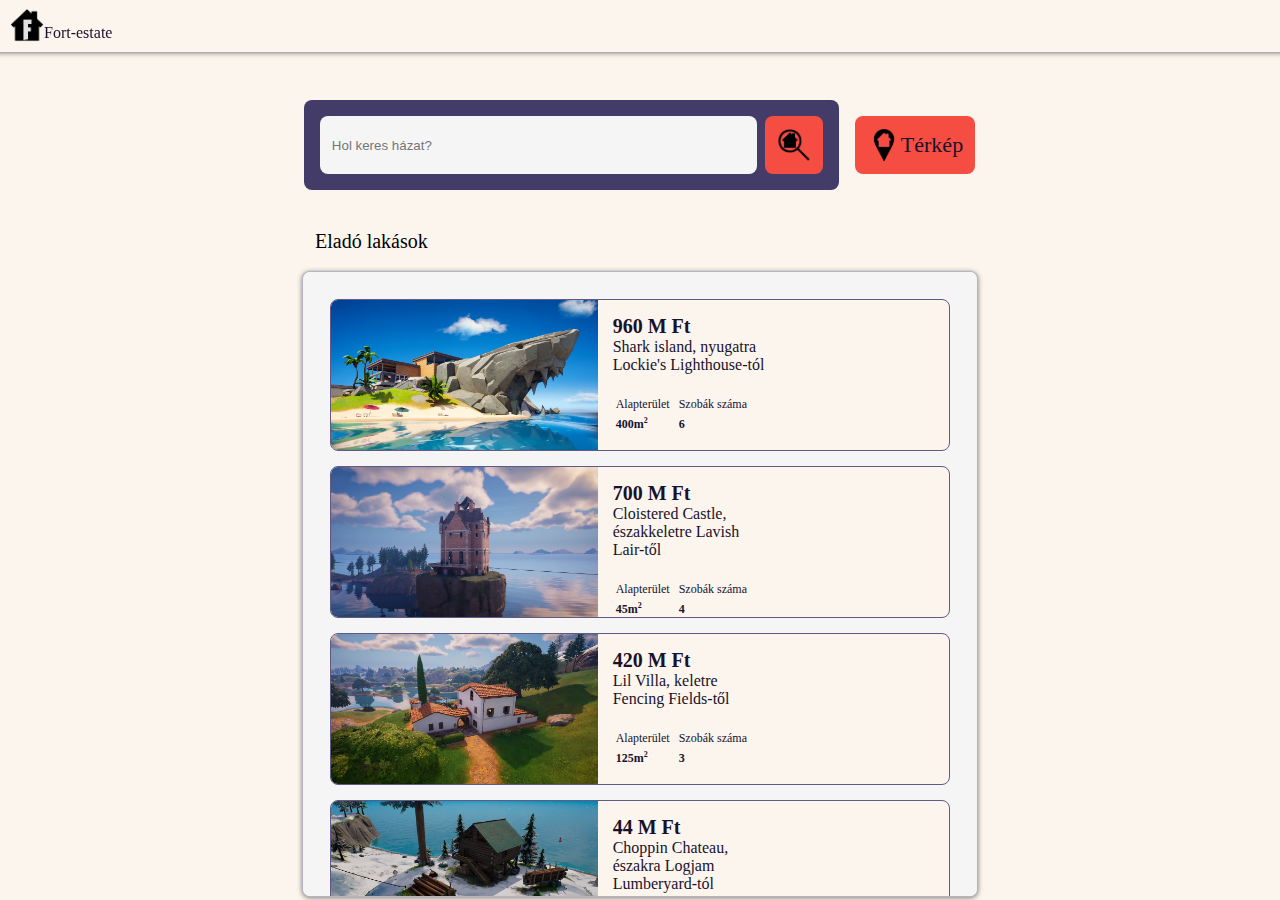
<file: index.html>
<!DOCTYPE html>
<html lang="hu">
<head>
    <meta charset="UTF-8">
    <meta name="viewport" content="width=device-width, initial-scale=1.0">
    <title>Fort-estate</title>
    <link rel="stylesheet" href="CSS1.css">
    <link rel="icon" href="Images/Icons/icon.png">
</head>
<body style="height: fit-content;">
    <header>
        <a class="logo" href="index.html">
            <img src="Images/Icons/icon.png" style="width: 34px;">
            <div class="BoxText" style="align-items: end">
                Fort-estate
            </div> 
        </a>
    </header>
    <div style="height: 100px;"></div>
    <div class="mainDiv">
        <div class="searchbox">
                <input id="searchField" type="text" style="width: 90%; height: 34px;" class="BoxText segment" placeholder="Hol keres házat?">
            <div class="dropDownPos" id="dropDown">
                <div class="dropDown">                
                    <button class="dropdownBtn">
                        <div class="dropDownText">
                            Shark Island
                        </div>
                    </button>
                    <button class="dropdownBtn">
                        <div class="dropDownText">
                            Cloistered Castle
                        </div>
                    </button>
                    <button class="dropdownBtn">
                        <div class="dropDownText">
                            Lil Villa
                        </div>
                    </button>
                    <button class="dropdownBtn">
                        <div class="dropDownText">
                            Choppin Chateau
                        </div>
                    </button>
                </div>
            </div>


            <div class="front">
                
                    <button class="searchBtnBtn" id="sBtn" >
                        <div class="searchBtn">
                            <img src="Images/Icons/searchicon.png" style="height: 34px;width: 34px;">
                        </div>
                    </button> 


            </div>
        </div>
            <a href="map.html">
                <div class="mapBtn">
                    <img src="Images/Icons/mapicon.png" style="height: 34px;width: 34px;">
                    <div class="BoxText mapText">Térkép</div>
                </div>
            </a>

    </div>

    <div class="resultInfoDiv">
        <div class="resultsInfo">
            Eladó lakások
            <div id="resultNumber" style="font-size: 16px;">
                <br>
            </div>
        </div>
    </div>

    <div class="mainDiv">
        <div class="shadowBox" id="results">

                <a id="SharkIsland" class="border" href="">
                    <img src="" class="resultImage">
                    <div class="resultText"> 
                        <strong class="price">x</strong>
                        <br>
                        <div class="locationText">
                            <div style="display: none;">x</div>
                            <div class="loc">x</div>
                        </div>
                        <table>
                            <tr>
                                <td class="line">
                                    Alapterület
                                </td>
                                <td>
                                    Szobák száma
                                </td>
                            </tr>
                            <tr>
                                <td class="line">
                                    <strong>x<sup>2</sup></strong>
                                </td>
                                <td>
                                    <strong>x</strong>
                                </td>
                            </tr>
                        </table>
                    </div>
                </a>
            
                <a id="CloisteredCastle" class="border" href="">
                    <img src="" class="resultImage">
                    <div class="resultText">
                        <strong class="price">x</strong> <br>
                        <div class="locationText">
                            <div style="display: none;">x</div>
                            <div class="loc">x</div>
                        </div>
                        <table>
                            <tr>
                                <td class="line">
                                    Alapterület
                                </td>
                                <td>
                                    Szobák száma
                                </td>
                            </tr>
                            <tr>
                                <td class="line">
                                    <strong>x<sup>2</sup></strong>
                                </td>
                                <td>
                                    <strong>x</strong>
                                </td>
                            </tr>
                        </table>
                    </div>
                </a>

                <a id="LilVilla" class="border" href="">
                    <img src="" class="resultImage">
                    <div class="resultText">
                        <strong class="price">x</strong> <br>
                        <div class="locationText">
                            <div style="display: none;">x</div>
                            <div class="loc">x</div>
                        </div>
                        <table>
                            <tr>
                                <td class="line">
                                    Alapterület
                                </td>
                                <td>
                                    Szobák száma
                                </td>
                            </tr>
                            <tr>
                                <td class="line">
                                    <strong>x<sup>2</sup></strong>
                                </td>
                                <td>
                                    <strong>x</strong>
                                </td>
                            </tr>
                        </table>
                    </div>
                </a>

                <a id="ChoppinChateau" class="border" href="">
                    <img src="" class="resultImage">
                    <div class="resultText">
                        <strong class="price">x</strong> <br>
                        <div class="locationText">
                            <div style="display: none;">x</div>
                            <div class="loc">x</div>
                        </div>
                        <table>
                            <tr>
                                <td class="line">
                                    Alapterület
                                </td>
                                <td>
                                    Szobák száma
                                </td>
                            </tr>
                            <tr>
                                <td class="line">
                                    <strong>x<sup>2</sup></strong>
                                </td>
                                <td>
                                    <strong>x</strong>
                                </td>
                            </tr>
                        </table>
                    </div>
                </a>
            
            




        </div>
    </div>

    <button id="exit">
        <div class="exit">

        </div>
    </button>

</body>

</html>
<script src="JS1.js"></script>
<script src="JS5.js"></script>
</file>
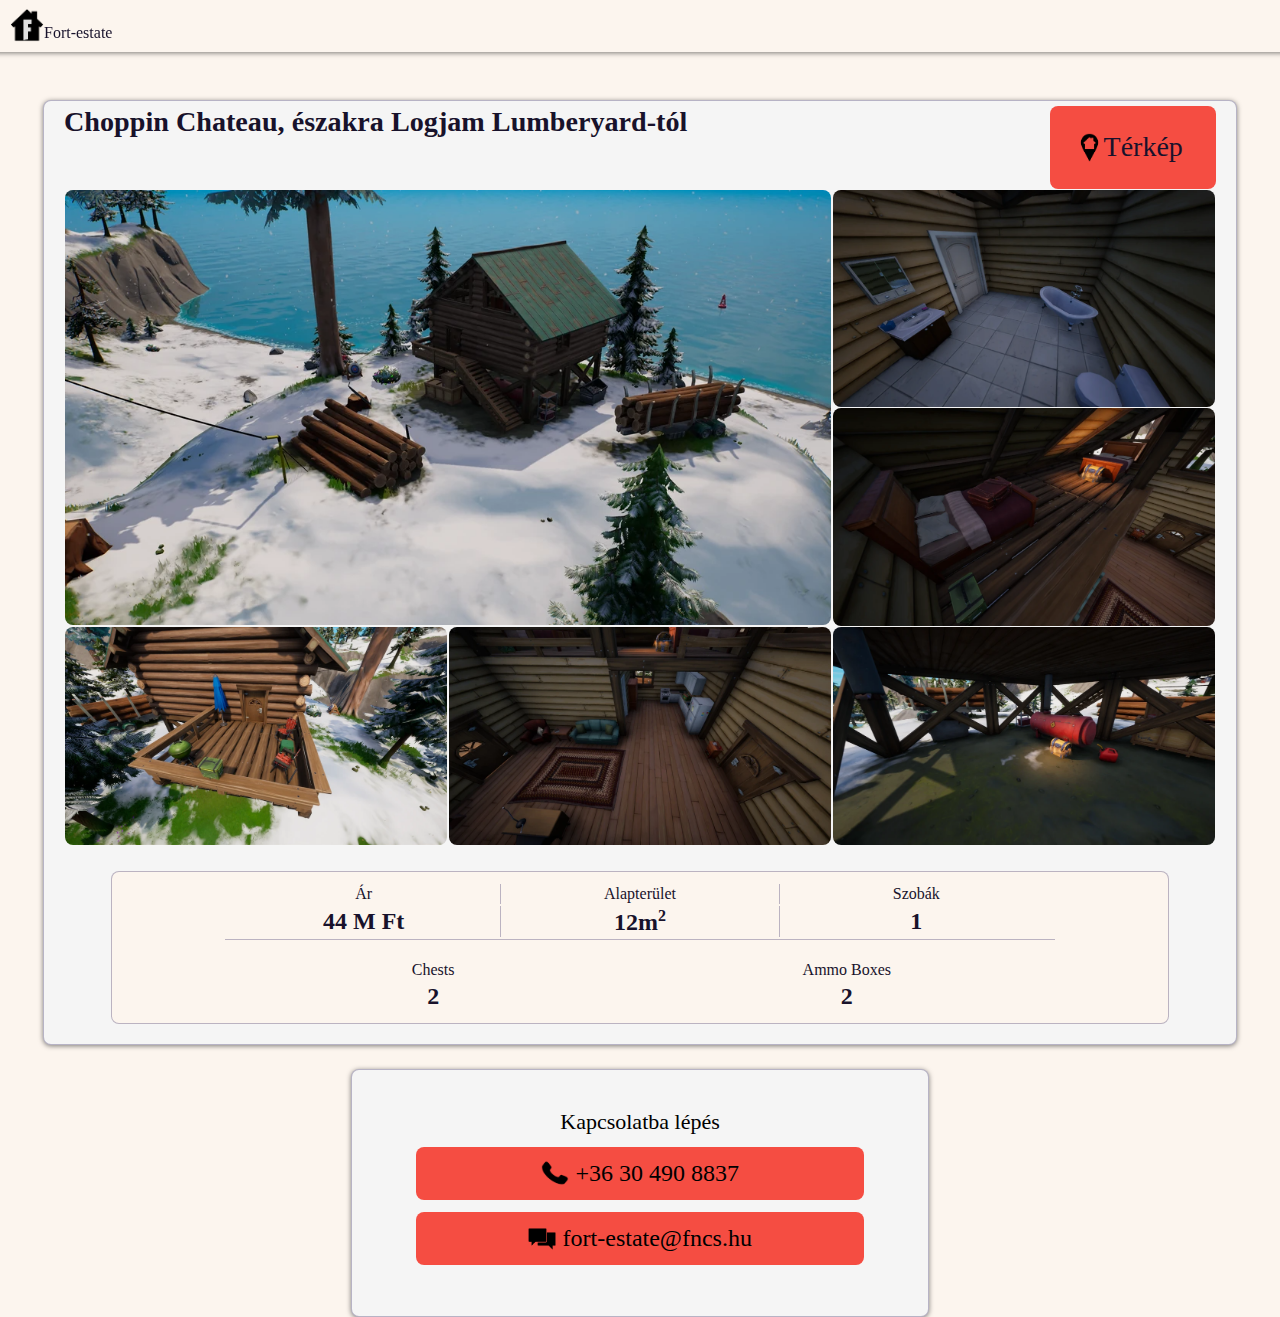
<file: ChoppinChateau.html>
<!DOCTYPE html>
<html lang="hu">
<head>
    <meta charset="UTF-8">
    <meta name="viewport" content="width=device-width, initial-scale=1.0">
    <title>Choppin Chateau</title>
    <link rel="stylesheet" href="CSS2.css">
    <link rel="icon" href="Images/Icons/icon.png">
</head>
<body style="height: fit-content; width: 100%;">
    <header>
        <a class="logo" href="index.html">
            <img src="Images/Icons/icon.png" style="width: 34px;">
            <div class="BoxText" style="align-items: end">
                Fort-estate
            </div> 
        </a>
    </header>
    <div style="height: 100px;"></div>


    <div class="mainDiv">
        <div class="shadowBox">

            <div class="titleBox">
                <div class="title">
                    x
                </div>
                <a href="#" class="mapLink">
                    <div class="mapBtn2" >
                        <img src="Images/Icons/mapicon.png" class="mapIcon">
                        <div class="MapBoxText">Térkép</div>
                    </div>
                </a>



                
            </div>

            <div id="imageContainer">

                <div class="images1">
                    <div class="imgDiv image1">
                        <img class="img" src="">
                    </div>


                    <div class="images2">
                        <div class="imgDiv image2">
                            <img class="img" src="">
                        </div>
                        <div class="imgDiv image2">
                            <img class="img" src="">
                        </div>
                    </div>


                </div>

                <div class="images3">
                    <div class="imgDiv image3">
                        <img class="img" src="">
                    </div>
                    <div class="imgDiv image3">
                        <img class="img" src="">
                    </div>
                    <div class="imgDiv image3">
                        <img class="img" src="">
                    </div>
                </div>  
            </div>

            <div class="details">
                <table style="border-bottom: 1px solid #6359856c;">
                    <tr>
                        <td style="border-right: 1px solid #6359856c;">Ár</td>
                        <td>Alapterület</td>
                        <td style="border-left: 1px solid #6359856c;">Szobák</td>
                    </tr>
                    <tr>
                        <td style="border-right: 1px solid #6359856c;"><strong id="price" >x</strong></td>
                        <td><strong  id="size" >x<sup>2</sup></strong></td>
                        <td style="border-left: 1px solid #6359856c;"><strong id="rooms">x</strong></td>
                    </tr>
                </table>
                <div class="space"></div>
                <table>
                    <tr id="otherNames">
                        
                    </tr>
                    <tr id="otherValues">
                        
                    </tr>
                </table>
                </table>
            </div>


        </div>
        <div class="shadowBox contact">

            <div class="contactTitle">Kapcsolatba lépés</div>
            <div class="contactSegment"><img src="Images/Icons/phoneicon.png" class="contactIcon">
                <div class="number">+36 30 490 8837</div>
            </div>
            <div class="contactSegment"><img src="Images/Icons/chaticon.png"  class="contactIcon">
                <div class="number">fort-estate@fncs.hu</div>
            </div>
        </div>
    </div>


</body>
</html>
<script src="JS2.js"></script>
<script src="JS4.js"></script>
</file>
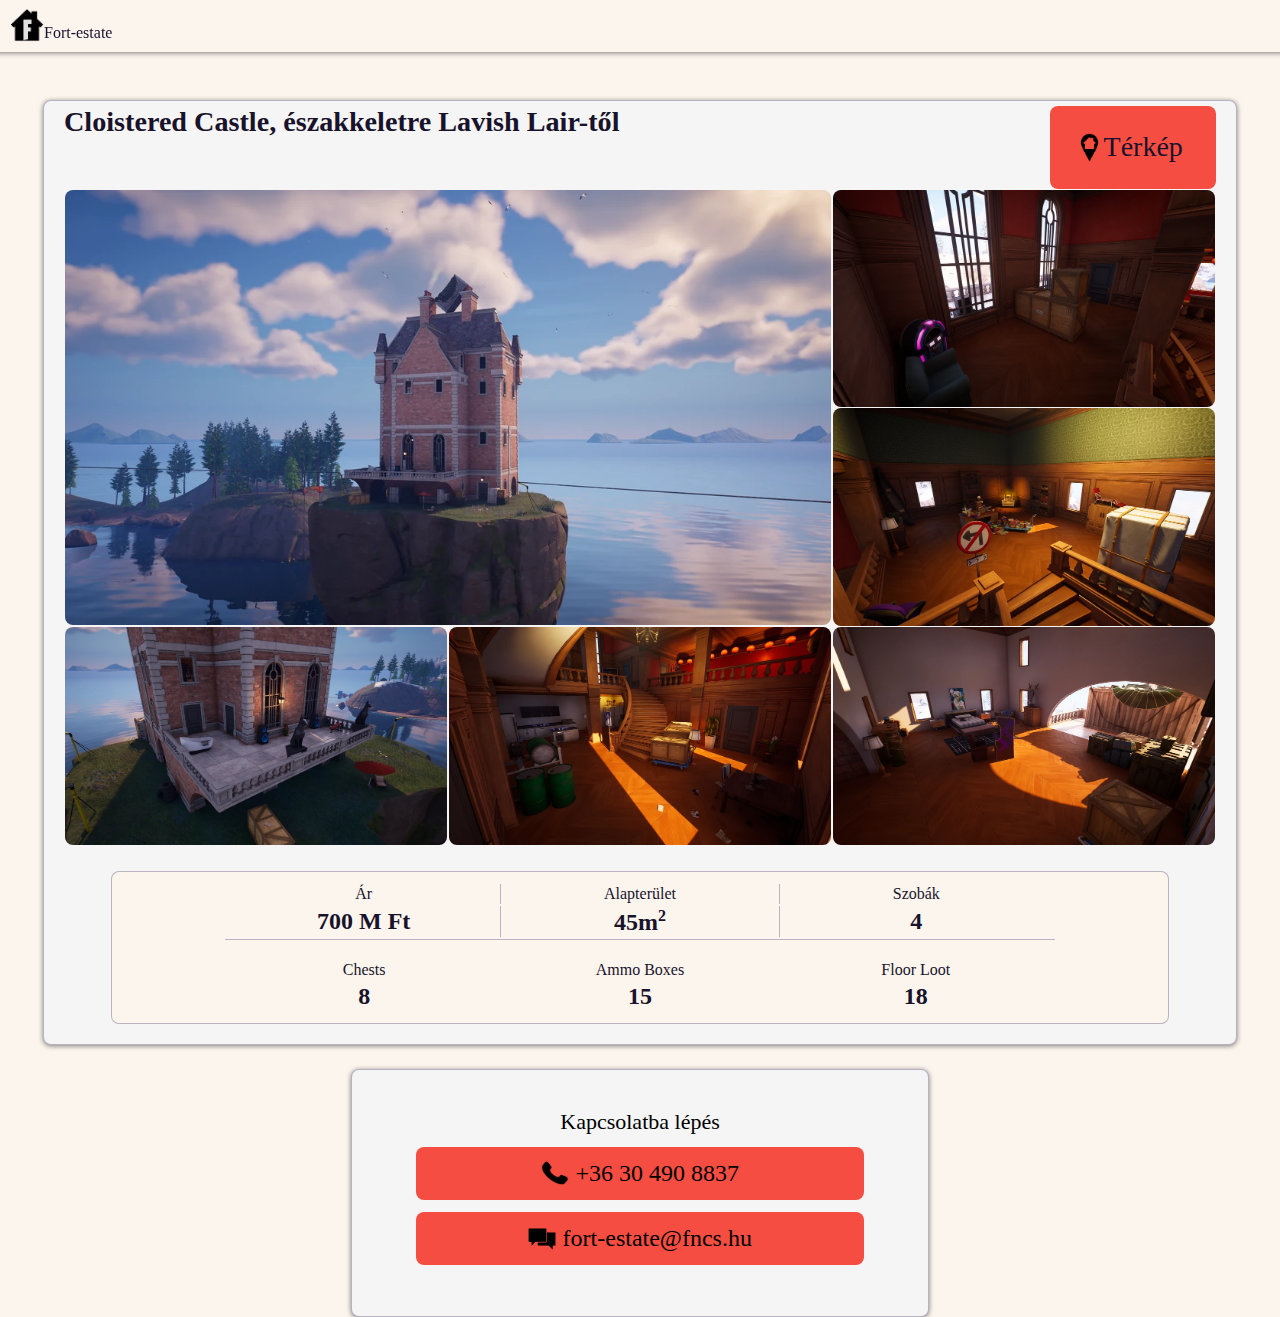
<file: CloisteredCastle.html>
<!DOCTYPE html>
<html lang="hu">
<head>
    <meta charset="UTF-8">
    <meta name="viewport" content="width=device-width, initial-scale=1.0">
    <title>Cloistered Castle</title>
    <link rel="stylesheet" href="CSS2.css">
    <link rel="icon" href="Images/Icons/icon.png">
</head>
<body style="height: fit-content; width: 100%;">
    <header>
        <a class="logo" href="index.html">
            <img src="Images/Icons/icon.png" style="width: 34px;">
            <div class="BoxText" style="align-items: end">
                Fort-estate
            </div> 
        </a>
    </header>
    <div style="height: 100px;"></div>


    <div class="mainDiv">
        <div class="shadowBox">

            <div class="titleBox">
                <div class="title">
                    x
                </div>
                <a href="#" class="mapLink">
                    <div class="mapBtn2" >
                        <img src="Images/Icons/mapicon.png" class="mapIcon">
                        <div class="MapBoxText">Térkép</div>
                    </div>
                </a>



                
            </div>

            <div id="imageContainer">

                <div class="images1">
                    <div class="imgDiv image1">
                        <img class="img" src="">
                    </div>


                    <div class="images2">
                        <div class="imgDiv image2">
                            <img class="img" src="">
                        </div>
                        <div class="imgDiv image2">
                            <img class="img" src="">
                        </div>
                    </div>


                </div>

                <div class="images3">
                    <div class="imgDiv image3">
                        <img class="img" src="">
                    </div>
                    <div class="imgDiv image3">
                        <img class="img" src="">
                    </div>
                    <div class="imgDiv image3">
                        <img class="img" src="">
                    </div>
                </div>  
            </div>

            <div class="details">
                <table style="border-bottom: 1px solid #6359856c;">
                    <tr>
                        <td style="border-right: 1px solid #6359856c;">Ár</td>
                        <td>Alapterület</td>
                        <td style="border-left: 1px solid #6359856c;">Szobák</td>
                    </tr>
                    <tr>
                        <td style="border-right: 1px solid #6359856c;"><strong id="price" >x</strong></td>
                        <td><strong  id="size" >x<sup>2</sup></strong></td>
                        <td style="border-left: 1px solid #6359856c;"><strong id="rooms">x</strong></td>
                    </tr>
                </table>
                <div class="space"></div>
                <table>
                    <tr id="otherNames">
                        
                    </tr>
                    <tr id="otherValues">
                        
                    </tr>
                </table>
                </table>
            </div>


        </div>
        <div class="shadowBox contact">

            <div class="contactTitle">Kapcsolatba lépés</div>
            <div class="contactSegment"><img src="Images/Icons/phoneicon.png" class="contactIcon">
                <div class="number">+36 30 490 8837</div>
            </div>
            <div class="contactSegment"><img src="Images/Icons/chaticon.png"  class="contactIcon">
                <div class="number">fort-estate@fncs.hu</div>
            </div>
        </div>
    </div>


</body>
</html>
<script src="JS2.js"></script>
<script src="JS4.js"></script>
</file>
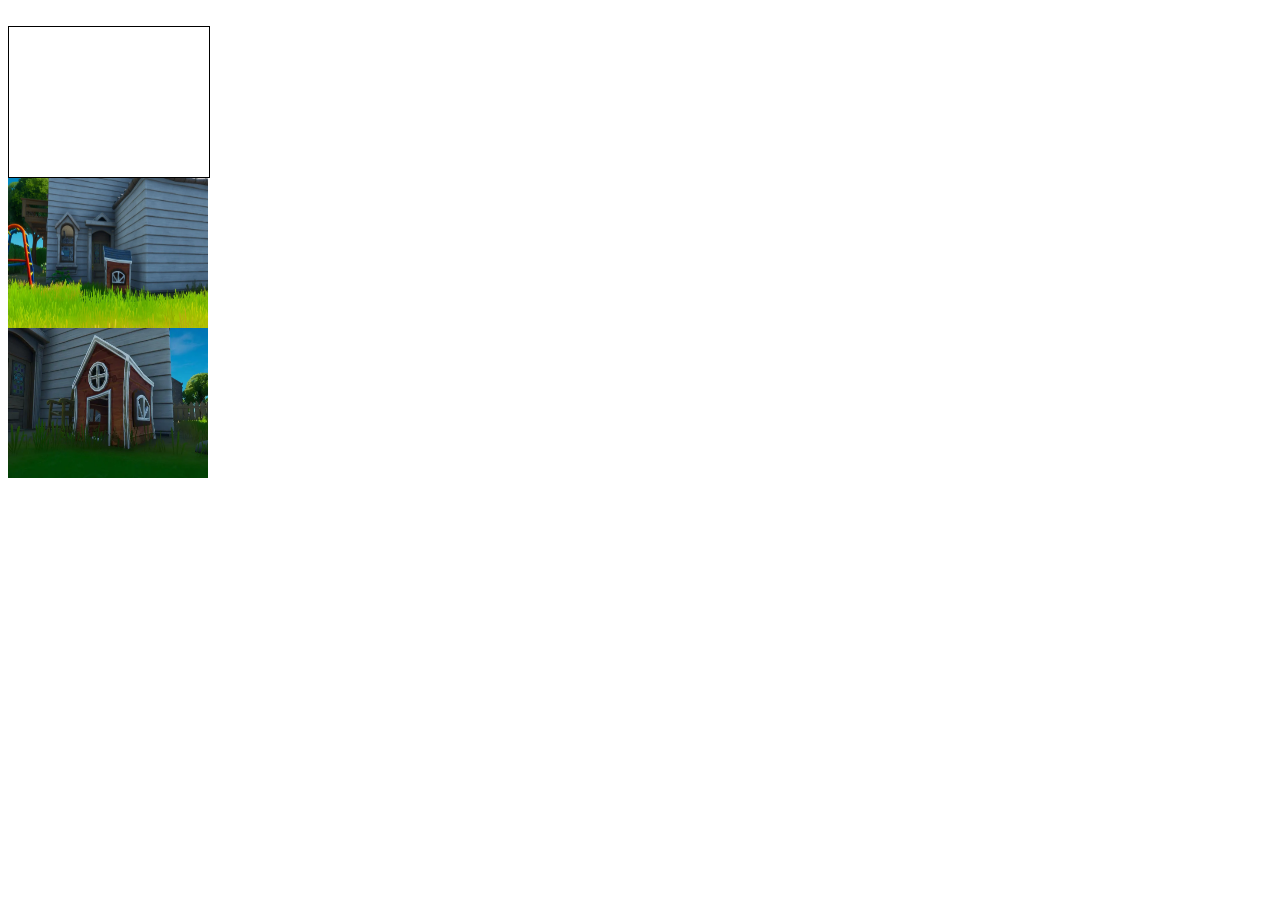
<file: Doghouse.html>
<!DOCTYPE html>
<html lang="hu">
<head>
    <meta charset="UTF-8">
    <meta name="viewport" content="width=device-width, initial-scale=1.0">
    <title>Dog house</title>
    <link rel="stylesheet" href="CSS.css">
</head>
<body>
    <div class="title">
    </div>
    
    <br>

    <div class="canv">
    </div>
    <img src="Photos/DOg house.webp" class="pic">
    <img src="Photos/DOg house 2.webp" class="pic">
</body>
</html>
<script src="JS.js"></script>
</file>
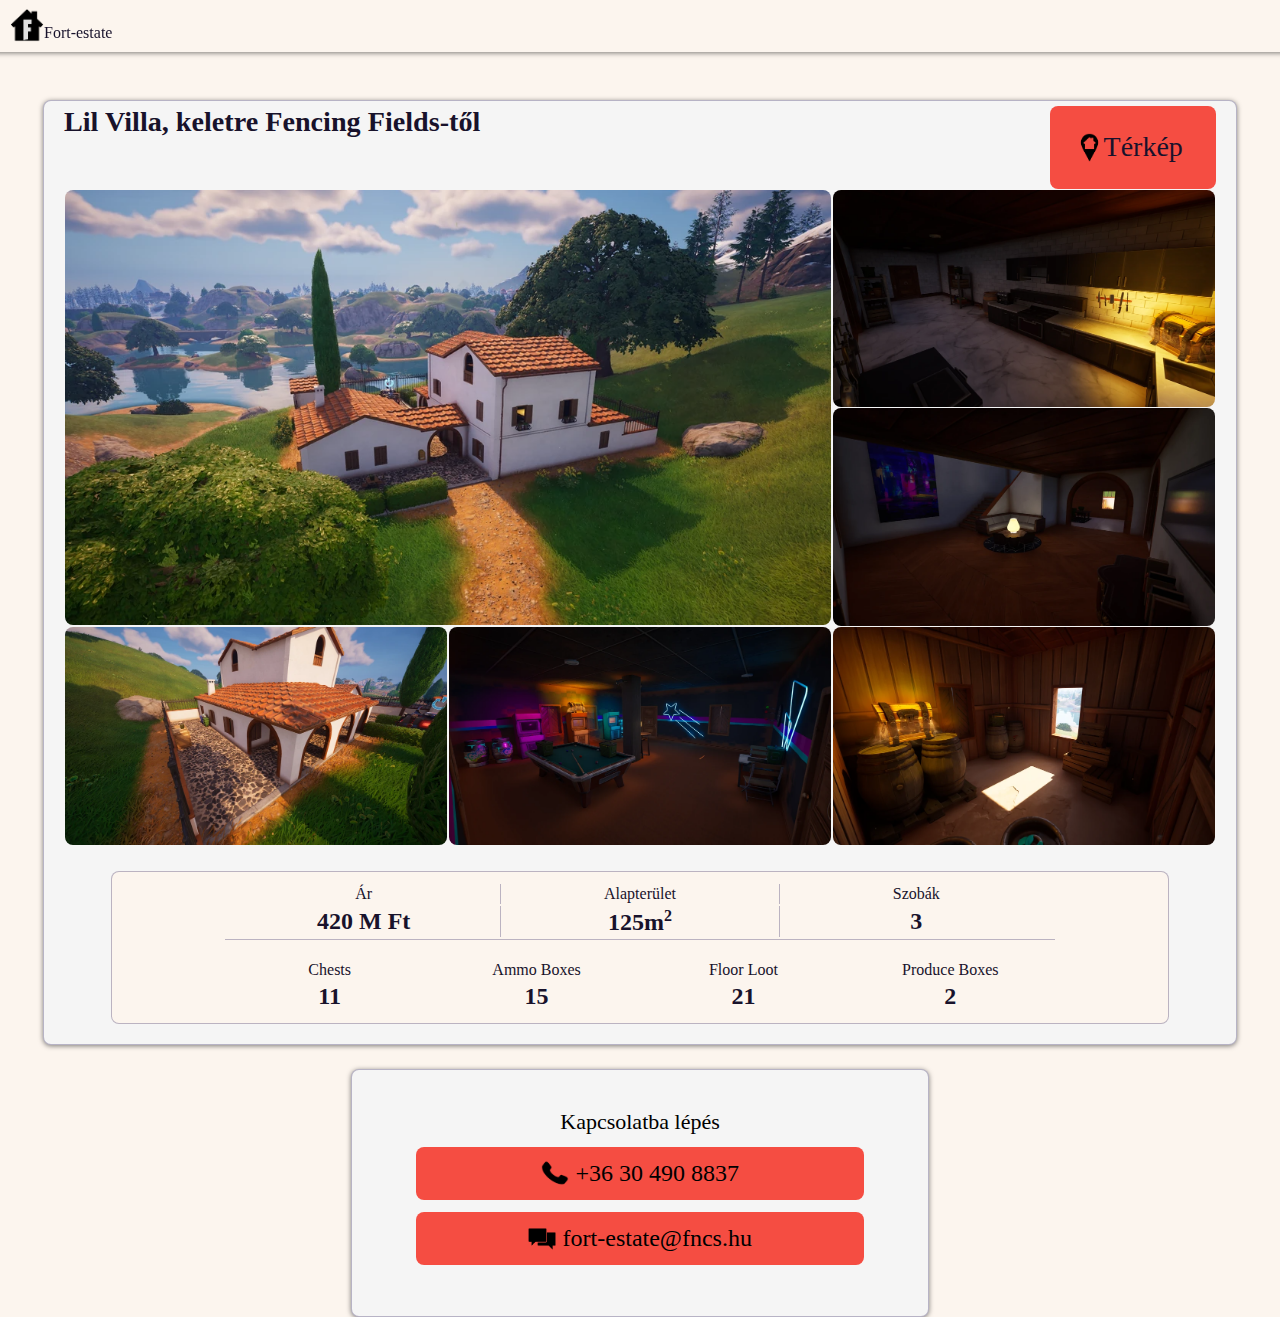
<file: LilVilla.html>
<!DOCTYPE html>
<html lang="hu">
<head>
    <meta charset="UTF-8">
    <meta name="viewport" content="width=device-width, initial-scale=1.0">
    <title>Lil Villa</title>
    <link rel="stylesheet" href="CSS2.css">
    <link rel="icon" href="Images/Icons/icon.png">
</head>
<body style="height: fit-content; width: 100%;">
    <header>
        <a class="logo" href="index.html">
            <img src="Images/Icons/icon.png" style="width: 34px;">
            <div class="BoxText" style="align-items: end">
                Fort-estate
            </div> 
        </a>
    </header>
    <div style="height: 100px;"></div>


    <div class="mainDiv">
        <div class="shadowBox">

            <div class="titleBox">
                <div class="title">
                    x
                </div>
                <a href="#" class="mapLink">
                    <div class="mapBtn2" >
                        <img src="Images/Icons/mapicon.png" class="mapIcon">
                        <div class="MapBoxText">Térkép</div>
                    </div>
                </a>



                
            </div>

            <div id="imageContainer">

                <div class="images1">
                    <div class="imgDiv image1">
                        <img class="img" src="">
                    </div>


                    <div class="images2">
                        <div class="imgDiv image2">
                            <img class="img" src="">
                        </div>
                        <div class="imgDiv image2">
                            <img class="img" src="">
                        </div>
                    </div>


                </div>

                <div class="images3">
                    <div class="imgDiv image3">
                        <img class="img" src="">
                    </div>
                    <div class="imgDiv image3">
                        <img class="img" src="">
                    </div>
                    <div class="imgDiv image3">
                        <img class="img" src="">
                    </div>
                </div>  
            </div>

            <div class="details">
                <table style="border-bottom: 1px solid #6359856c;">
                    <tr>
                        <td style="border-right: 1px solid #6359856c;">Ár</td>
                        <td>Alapterület</td>
                        <td style="border-left: 1px solid #6359856c;">Szobák</td>
                    </tr>
                    <tr>
                        <td style="border-right: 1px solid #6359856c;"><strong id="price" >x</strong></td>
                        <td><strong  id="size" >x<sup>2</sup></strong></td>
                        <td style="border-left: 1px solid #6359856c;"><strong id="rooms">x</strong></td>
                    </tr>
                </table>
                <div class="space"></div>
                <table>
                    <tr id="otherNames">
                        
                    </tr>
                    <tr id="otherValues">
                        
                    </tr>
                </table>
                </table>
            </div>


        </div>
        <div class="shadowBox contact">

            <div class="contactTitle">Kapcsolatba lépés</div>
            <div class="contactSegment"><img src="Images/Icons/phoneicon.png" class="contactIcon">
                <div class="number">+36 30 490 8837</div>
            </div>
            <div class="contactSegment"><img src="Images/Icons/chaticon.png"  class="contactIcon">
                <div class="number">fort-estate@fncs.hu</div>
            </div>
        </div>
    </div>


</body>
</html>
<script src="JS2.js"></script>
<script src="JS4.js"></script>
</file>
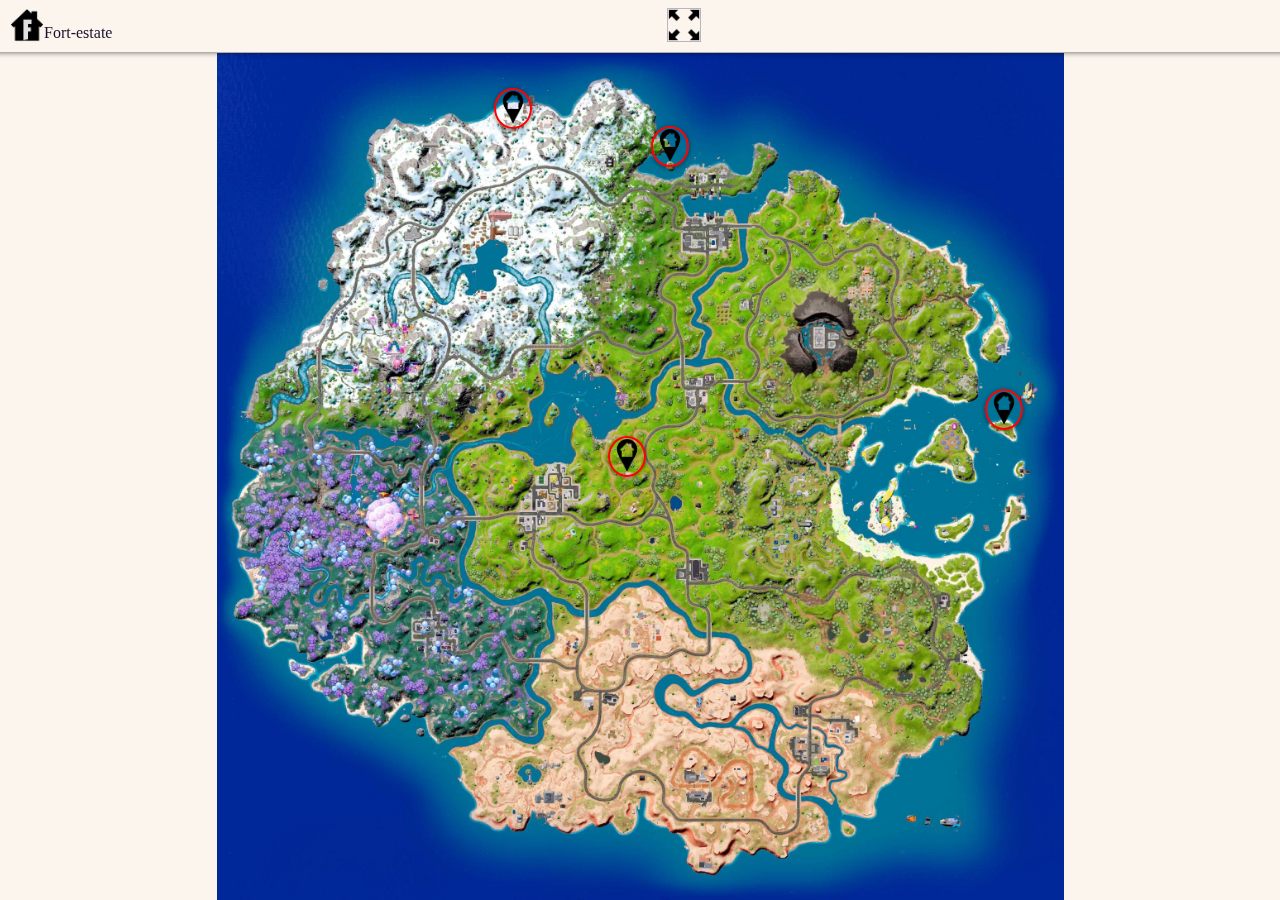
<file: map.html>
<!DOCTYPE html>
<html lang="en">
<head>
    <meta charset="UTF-8">
    <meta name="viewport" content="width=device-width, initial-scale=1.0">
    <title>Map</title>
    <link rel="stylesheet" href="CSS1.css">
    <link rel="stylesheet" href="CSS3.css">
    <link rel="icon" href="Images/Icons/icon.png">
</head>
<body>
    <header>
        <a class="logo" href="index.html">
            <img src="Images/Icons/icon.png" style="width: 34px;">
            <div class="BoxText" style="align-items: end">
                Fort-estate
            </div> 
        </a>
        <button id="mapResizeBtn">
            
        </button>
        <button id="langBtn">
            
        </button>
    </header>
    <div style="height: 53px;"></div>
    <div class="mainDiv">
        <div id="mapDiv" style="width: 100%; min-width: 100%;">
            <img id="map" src="Images/map.png">

            <div class="pin" style="left: 93%;top: 44.5%;" id="SharkIsland">
                <button class="pinBtn">
                    <img class="pinImg" src="Images/Icons/mapicon.png">
                </button>
                <a class="border" href="SharkIsland.html">
                    <img src="" class="mapHouseImg"><br>
                    <table>
                        <tr>
                            <td colspan="2">
                                <strong class="price">x</strong>
                            </td>
                        </tr>
                        <tr>
                            <td colspan="2">
                                <div class="loc">x</div>
                            </td>
                        </tr>
                        <tr>
                            <td>Alapterület</td>
                            <td>Szobák száma</td>
                        </tr>
                        <tr>
                            <td>
                                <strong>x<sup>2</sup></strong>
                            </td>
                            <td>
                                <strong>x</strong>
                            </td>
                        </tr>
                    </table>
                </a>
            </div> 

            <div class="pin" style="left: 53.5%;top: 13.5%;" id="CloisteredCastle">
                <button class="pinBtn">
                    <img class="pinImg" src="Images/Icons/mapicon.png">
                </button>
                <a class="border" href="CloisteredCastle.html">
                    <img src="Images/CloisteredCastle/CloisteredCastle (5).png" class="mapHouseImg"><br>
                    <table>
                        <tr>
                            <td colspan="2">
                                <strong class="price">x</strong>
                            </td>
                        </tr>
                        <tr>
                            <td colspan="2">
                                <div class="loc">x</div>
                            </td>
                        </tr>
                        <tr>
                            <td>Alapterület</td>
                            <td>Szobák száma</td>
                        </tr>
                        <tr>
                            <td>
                                <strong>45m<sup>2</sup></strong>
                            </td>
                            <td>
                                <strong>4</strong>
                            </td>
                        </tr>
                    </table>
                </a>
            </div> 

            <div class="pin" style="left: 48.5%;top: 50%;" id="LilVilla">
                <button class="pinBtn">
                    <img class="pinImg" src="Images/Icons/mapicon.png">
                </button>
                <a class="border" href="LilVilla.html">
                    <img src="Images/LilVilla/LilVilla (5).png" class="mapHouseImg"><br>
                    <table>
                        <tr>
                            <td colspan="2">
                                <strong class="price">420 M Ft</strong>
                            </td>
                        </tr>
                        <tr>
                            <td colspan="2">
                                <div class="loc">Lil Villa, keletre Fencing Fields-től</div>
                            </td>
                        </tr>
                        <tr>
                            <td>Alapterület</td>
                            <td>Szobák száma</td>
                        </tr>
                        <tr>
                            <td>
                                <strong>125m<sup>2</sup></strong>
                            </td>
                            <td>
                                <strong>3</strong>
                            </td>
                        </tr>
                    </table>
                </a>
            </div> 


            <div class="pin" style="left: 35%;top: 9%;" id="ChoppinChateau">
                <button class="pinBtn">
                    <img class="pinImg" src="Images/Icons/mapicon.png">
                </button>
                <a class="border" href="ChoppinChateau.html">
                    <img src="Images/ChoppinChateau/ChoppinChateau (3).png" class="mapHouseImg"><br>
                    <table>
                        <tr>
                            <td colspan="2">
                                <strong class="price">44 M Ft</strong>
                            </td>
                        </tr>
                        <tr>
                            <td colspan="2">
                                <div class="loc">Choppin Chateau, északra Logjam Lumberyard-tól</div>
                            </td>
                        </tr>
                        <tr>
                            <td>Alapterület</td>
                            <td>Szobák száma</td>
                        </tr>
                        <tr>
                            <td>
                                <strong>12m<sup>2</sup></strong>
                            </td>
                            <td>
                                <strong>1</strong>
                            </td>
                        </tr>
                    </table>
                </a>
            </div> 



        </div>





    </div>
</body>
</html>
<script src="JS3.js"></script>
<script src="JS6.js"></script>
</file>
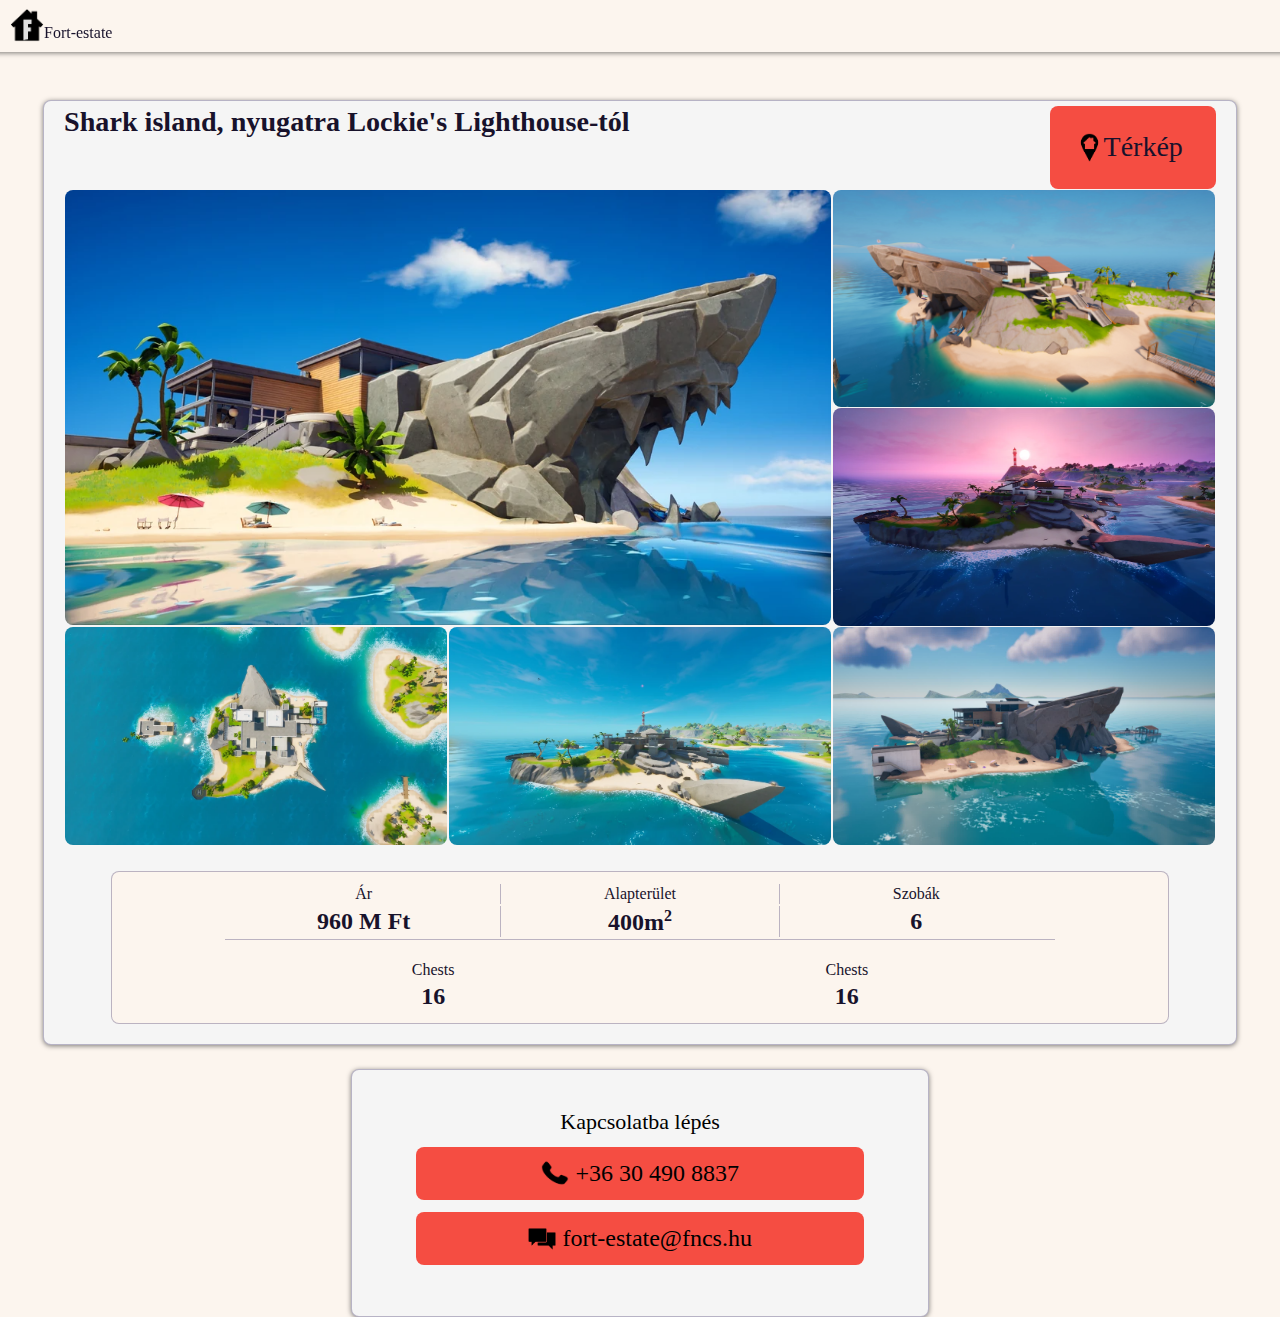
<file: sablon.html>
<html lang="hu"><head>
    <meta charset="UTF-8">
    <meta name="viewport" content="width=device-width, initial-scale=1.0">
    <title>Shark Island</title>
    <link rel="stylesheet" href="CSS2.css">
    <link rel="icon" href="Images/Icons/icon.png">
</head>
<body style="height: fit-content; width: 100%;">
    <header>
        <a class="logo" href="index.html">
            <img src="Images/Icons/icon.png" style="width: 34px;">
            <div class="BoxText" style="align-items: end">
                Fort-estate
            </div> 
        </a>
    </header>
    <div style="height: 100px;"></div>


    <div class="mainDiv">
        <div class="shadowBox">

            <div class="titleBox">
                <div class="title">Shark island, nyugatra Lockie's Lighthouse-tól</div>
                <a href="map.html#SharkIsland" class="mapLink">
                    <div class="mapBtn2">
                        <img src="Images/Icons/mapicon.png" class="mapIcon">
                        <div class="MapBoxText">Térkép</div>
                    </div>
                </a>



                
            </div>

            <div id="imageContainer">

                <div class="images1">
                    <div class="imgDiv image1">
                        <img class="img" src="Images/SharkIsland/SharkIsland (4).png">
                    </div>


                    <div class="images2">
                        <div class="imgDiv image2">
                            <img class="img" src="Images/SharkIsland/SharkIsland (3).png">
                        </div>
                        <div class="imgDiv image2">
                            <img class="img" src="Images/SharkIsland/SharkIsland (1).png">
                        </div>
                    </div>


                </div>

                <div class="images3">
                    <div class="imgDiv image3">
                        <img class="img" src="Images/SharkIsland/SharkIsland (2).png">
                    </div>
                    <div class="imgDiv image3">
                        <img class="img" src="Images/SharkIsland/SharkIsland (5).png">
                    </div>
                    <div class="imgDiv image3">
                        <img class="img" src="Images/SharkIsland/SharkIsland (7).png">
                    </div>
                </div>  
            </div>

            <div class="details">
                <table style="border-bottom: 1px solid #6359856c;">
                    <tbody><tr>
                        <td style="border-right: 1px solid #6359856c;">Ár</td>
                        <td>Alapterület</td>
                        <td style="border-left: 1px solid #6359856c;">Szobák</td>
                    </tr>
                    <tr>
                        <td style="border-right: 1px solid #6359856c;"><strong id="price">960 M Ft</strong></td>
                        <td><strong id="size">400m<sup>2</sup></strong></td>
                        <td style="border-left: 1px solid #6359856c;"><strong id="rooms">6</strong></td>
                    </tr>
                </tbody></table>
                <div class="space"></div>
                <table>
                    <tbody><tr id="otherNames">
                        
                    <td>Chests</td></tr>
                    <tr id="otherValues">
                        
                    <td><strong>16</strong></td></tr>
                </tbody></table>
                
            </div>


        </div>
        <div class="shadowBox contact">

            <div class="contactTitle">Kapcsolatba lépés</div>
            <div class="contactSegment"><img src="Images/Icons/phoneicon.png" class="contactIcon">
                <div class="number">+36 30 490 8837</div>
            </div>
            <div class="contactSegment"><img src="Images/Icons/chaticon.png" class="contactIcon">
                <div class="number">fort-estate@fncs.hu</div>
            </div>
        </div>
    </div>



<div id="exit"></div>
<script src="JS2.js"></script>
<script src="JS4.js"></script>
</body></html>
</file>
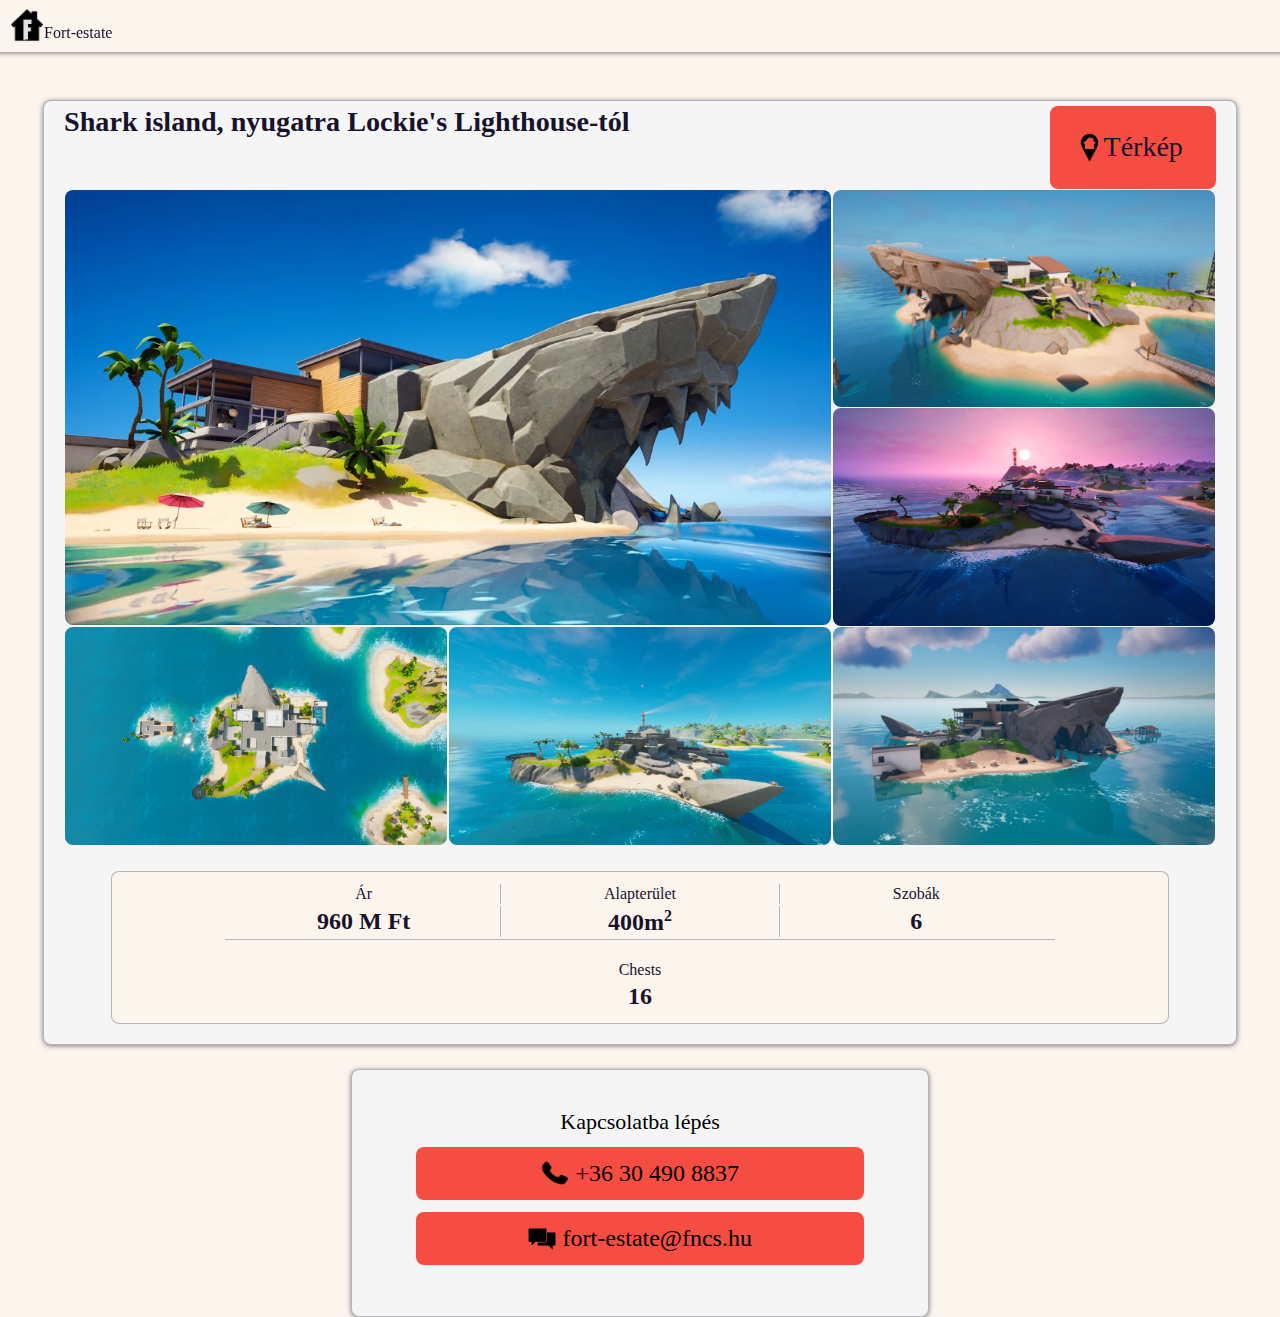
<file: SharkIsland.html>
<!DOCTYPE html>
<html lang="hu">
<head>
    <meta charset="UTF-8">
    <meta name="viewport" content="width=device-width, initial-scale=1.0">
    <title>Shark Island</title>
    <link rel="stylesheet" href="CSS2.css">
    <link rel="icon" href="Images/Icons/icon.png">
</head>
<body style="height: fit-content; width: 100%;">
    <header>
        <a class="logo" href="index.html">
            <img src="Images/Icons/icon.png" style="width: 34px;">
            <div class="BoxText" style="align-items: end">
                Fort-estate
            </div> 
        </a>
    </header>
    <div style="height: 100px;"></div>


    <div class="mainDiv">
        <div class="shadowBox">

            <div class="titleBox">
                <div class="title">
                    x
                </div>
                <a href="#" class="mapLink">
                    <div class="mapBtn2" >
                        <img src="Images/Icons/mapicon.png" class="mapIcon">
                        <div class="MapBoxText">Térkép</div>
                    </div>
                </a>



                
            </div>

            <div id="imageContainer">

                <div class="images1">
                    <div class="imgDiv image1">
                        <img class="img" src="">
                    </div>


                    <div class="images2">
                        <div class="imgDiv image2">
                            <img class="img" src="">
                        </div>
                        <div class="imgDiv image2">
                            <img class="img" src="">
                        </div>
                    </div>


                </div>

                <div class="images3">
                    <div class="imgDiv image3">
                        <img class="img" src="">
                    </div>
                    <div class="imgDiv image3">
                        <img class="img" src="">
                    </div>
                    <div class="imgDiv image3">
                        <img class="img" src="">
                    </div>
                </div>  
            </div>

            <div class="details">
                <table style="border-bottom: 1px solid #6359856c;">
                    <tr>
                        <td style="border-right: 1px solid #6359856c;">Ár</td>
                        <td>Alapterület</td>
                        <td style="border-left: 1px solid #6359856c;">Szobák</td>
                    </tr>
                    <tr>
                        <td style="border-right: 1px solid #6359856c;"><strong id="price" >x</strong></td>
                        <td><strong  id="size" >x<sup>2</sup></strong></td>
                        <td style="border-left: 1px solid #6359856c;"><strong id="rooms">x</strong></td>
                    </tr>
                </table>
                <div class="space"></div>
                <table>
                    <tr id="otherNames">
                        
                    </tr>
                    <tr id="otherValues">
                        
                    </tr>
                </table>
                </table>
            </div>


        </div>
        <div class="shadowBox contact">

            <div class="contactTitle">Kapcsolatba lépés</div>
            <div class="contactSegment"><img src="Images/Icons/phoneicon.png" class="contactIcon">
                <div class="number">+36 30 490 8837</div>
            </div>
            <div class="contactSegment"><img src="Images/Icons/chaticon.png"  class="contactIcon">
                <div class="number">fort-estate@fncs.hu</div>
            </div>
        </div>
    </div>


</body>
</html>
<script src="JS2.js"></script>
<script src="JS4.js"></script>
</file>
<file: CSS1.css>
header{
    position: fixed;
    transform: translate(-8px,-10px);
    box-shadow: 0px 1px 5px 0px rgba(0, 0, 0, 0.5);
    display: flex;
    width: 100%;
    height: min-content;
    padding: 18px;
    background-color: #FCF5EE;
    z-index: 100;
    padding-bottom: 10px;
}
body{
    background-color: #FCF5EE;
    margin: 0%;
}

.mainDiv{
    display: flex;
    justify-content: center;
    margin: auto;
}

.searchbox{
    background-color: #443C68;
    border-radius: 8px;
    padding: 12px;
    display: flex;
    justify-content: left;
    min-width: 0px;
    width: 511px;
    margin-left: 15px;
}
.segment{
    background-color: #F5F5F5;
    color: #18122B;
    padding: 12px;
    border-radius: 8px;
    margin: 4px;
}
.searchBtn{
    padding: 12px;
    border-radius: 8px;
    margin: 4px;
    background-color: #F54D42;
    width:34px;
    height: 34px;
}
.searchBtnBtn{
    height: 33px;
    padding: 0%;
    border: none;
    margin: 0%;
    background-color: #00000000;
    color: #18122B;
}


.BoxText{
    display: flex;
    align-items: center;
    user-select: none;
    width: 100%;
    height: 100%;
}

.mapBtn{
    padding: 0%;
    border: none;
    margin: 0%;
    

    height: 34px;
    background-color: #5e5d5d;
    color: #18122B;
    font-size: 22px;
    display: flex;
    justify-items: left;

    padding: 12px;
    border-radius: 8px;
    margin: 16px;
    background-color: #F54D42;
    width:fit-content;
    height: 34px;
}


.resultsInfo{
    min-width: 0px;
    width: 650px;
    margin: 27px;
    margin-top: 40px;
    margin-bottom: 0px;
    font-size: 20px;
}

.shadowBox{
    border-radius: 8px;
    border: 1px solid #6359856c;
    padding: 12px;
    display: block;
    min-width: 0px;
    height: min-content;
    width: 650px;
    background-color: #F5F5F5;
    box-shadow: 0px 1px 5px 0px rgba(0, 0, 0, 0.5);
    margin-left: 15px;
    margin-right: 15px;
}

.resultImage{
    height: 150px;
}

.border{
    display: flex;
    height: 150px;
    width: 95%;
    border: 1px solid #635985;
    border-radius: 8px;
    overflow: hidden;
    margin: auto;
    margin-bottom: 15px;
    margin-top: 15px;
    justify-content: left;  
    background-color: #FCF5EE; 
    min-width: fit-content;
}

.resultText{
    font-size: 20px;
    padding: 15px;
    width: 155px;
    min-width: 0px;
    
}

.price{
    color:#18122B;
}

.locationText{
    font-size: 16px;
    margin-bottom: 20px;
    display: flex;
    justify-items: left;
}
table{
    font-size: 12px;
}
.line{
    border-right: 5px solid #00000000;
}
sup{
    font-size: 8px;
}
img{
    pointer-events: none;
    user-select: none;
}
a:any-link{
    text-decoration: none;
    color: #18122B;
}

.searchBtn:hover{
    cursor:pointer;
}

.dropDownPos{
    display: none;
    position: absolute;
    top: 180px;
    z-index: 50;
}
.dropDownText{
    width: max-content;
    height: min-content;
    background-color: #00000000;
    color: #18122B;
    margin: 0%;
    width: 130px;
    text-align: left;
    user-select: none;
}

.dropdownBtn:hover{
    background-color: #F0DECB;
    cursor: pointer;
}

.dropdownBtn{
    border: none;
    background-color: #00000000;
    display: flex;
    justify-content: left;
    margin-bottom: 3px;
    margin-top: 3px;
    width: 130px;
    user-select: none;
    
}

.dropDown{
    width: 150px;
    height: 100px;
    background-color: #F5F5F5;
    color: #18122B;
    padding: 8px;
    border-radius: 8px;
    margin-left: 2px;
    border: 2px solid #6359856c;
    border-top: none;

    overflow-x: hidden;
    overflow-y: scroll;
}

#searchField:hover{
    cursor: text;
}
#searchField{
    z-index: 50;
}


#exit{
    opacity: 0%;
    display: none;
}
.exit{
    position: absolute;
    left: 0;
    top: 0;
    width: 100%;
    height: 100%;
    user-select: none;
    z-index: 49;
    display: none;
}

input{
    border: none;
    background-color: #00000000;
}

.front{
    z-index: 50;
}

.loc{
    width: fit-content;
}

.logo{
    display: flex;
    justify-content: left;
}

.images{
    width: 30%;
    overflow: hidden;
    height: fit-content;
}
#results{
    overflow-y: scroll;
    height: fit-content;
    max-height: 835px;
    overflow-x: hidden;
}
html{
    width: 100%
}
body{
    width: 100%;
}
.resultInfoDiv{
    display: flex;
    justify-content: center;
    width: 100%;
}
@media screen and (max-width: 550px){
    table{
        display: flex;
    }
    .resultText{
        height: min-content;
        width: calc(100% - 30px);
        display: block;
    }
    .resultImage{
        width: 100%;
        min-height: 0px;
        height: 100%;
    }
    .border{
        display: block;
        width: min-content;
        height: fit-content;
    }
    .loc{
        width: fit-content;
    }
    .mainDiv{
        width: 100%;
        margin: auto;
    }
    .mapText{
        display: none;
    }
}
@media screen and (max-height: 1135px){
    #results{
        height: calc(100vh - 300px);
    }
}
</file>
<file: CSS2.css>
header{
    position: fixed;
    transform: translate(-8px,-10px);
    box-shadow: 0px 1px 5px 0px rgba(0, 0, 0, 0.5);
    display: flex;
    width: 100%;
    height: min-content;
    padding: 18px;
    background-color: #FCF5EE;
    z-index: 100;
    padding-bottom: 10px;
}
body{
    background-color: #FCF5EE;
    margin: 0%;
}
body::-webkit-scrollbar {
    display: none;
}
.mainDiv{
    display: flex;
    justify-content: center;
    margin: auto;
}
.border{
    display: flex;
    height: 150px;
    width: 95%;
    border: 1px solid #635985;
    border-radius: 8px;
    overflow: hidden;
    margin: auto;
    margin-bottom: 15px;
    margin-top: 15px;
    justify-content: left;  
    background-color: #FCF5EE; 
    min-width: fit-content;
}
.logo{
    display: flex;
    justify-content: left;
}
.BoxText{
    display: flex;
    align-items: center;
    user-select: none;
    width: 100%;
    height: 100%;
}
a:any-link{
    text-decoration: none;
    color: #18122B;
}

.shadowBox{
    border-radius: 8px;
    border: 1px solid #6359856c;
    padding: 12px;
    display: block;
    min-width: 0px;
    height: min-content;
    width: 650px;
    background-color: #F5F5F5;
    box-shadow: 0px 1px 5px 0px rgba(0, 0, 0, 0.5);
    margin-left: 15px;
    margin-right: 15px;
}

#imageContainer{
    display: flex;
    overflow: hidden;
    border-radius: 8px;
    align-items: start;
    justify-items: left;
    width: 100%;
    height: min(55vw,fit-content);
}
.img{
    vertical-align: middle;
    height: 150px;
    width: 100%;
    pointer-events: all;
}

.imgDiv{
    overflow: hidden;
    border-radius: 8px;
    margin: 1px;
}
.image1{
    height: 300px;
}
.image1 > .img{
    height: 300px;
}
.image2{
    display: flex;
    justify-content: left;
    width: 50%; 
    height: min-content;
}
.image3{
    height: 150px;
}
.images1{
    width: calc((2%/3)*100);
    height: 100%;
}
.images2{
    display: flex;
}
.images3{
    display: block;
    width: calc((100% / 3));
    height: min-content;
}

.shadowBox{
    width: 900px;
    height: min-content;
    padding: 20px;
    transition-duration: 0s;
    min-width: 900px;
}  

.details{
    width: 90%;
    border: 1px solid #6359856c;
    border-radius: 8px;
    padding: 10px;
    margin: auto;
    margin-top: 20px;
    background-color: #FCF5EE;
}

table{
    width: 80%;

    margin: auto;
}
td{
    text-align: center;
    width: 20%;
    font-size: 16px;
    color:#18122B;
}
.cell3{
    width: 33.33%;
}

strong{
    font-size: 24px;
}


.contact{
    padding: 10px;
    padding-top: 30px;
    padding-bottom: 30px;
    text-align: center;
    width: 300px;
    transition-duration: 0s;
    min-width: 300px;
}
.contactTitle{
    font-size: 22px;
}
.contactSegment{
    background-color: #F54D42;
    padding: 12px;
    border-radius: 8px;
    height: 34px;
    display: flex;
    justify-content: center;
    margin: 12px;
    align-items: center;
    width: calc(100% - 24px);
    margin-right: auto;
    margin-left: auto;
}
.number{
    display: flex;
    align-items: center;
    height: fit-content;
    font-size: 24px;
}

.contactIcon{
    width: 34px;
    margin-right: 5px;
    height: min-content;
}

.titleBox{

    color: #18122B;
    margin-top: -15px;
    
    display: flex;
    justify-content: space-between;
    width: 100%;
}
sup{
    font-size: 16px;
}
 
.title{
    font-size: 34px;

    display: flex;
    width: calc(60% - 24px);
    height: min-content;
    align-items: center;
    font-weight:600;
}
.mapBtn2{
    width: 120px;
    height: min-content;
    display: flex;
    margin: auto;
    margin-right: 0%;
    padding: 10%;
    border-radius: 8px;
    background-color: #F54D42;
    align-items: center;
}
.mapLink{
    display: flex;
    width: calc(20% + 24px);
    justify-content: center;
    justify-items: center;
    margin: 0%;
    margin-top: 0%;
    margin-bottom: 0%;
}
.MapBoxText{
    width: 28px;
    height: min-content;
    font-size: 28px;
    font-size: 28px;
}

.mapIcon{
    width: 34px;
    height: min-content;
}

.mainDiv{
    justify-content: center;
}

.space{
    height: 20px;
}
html{
    width: 100%;
}

#ZOOM{
    transition-duration: 1s;
    position: fixed;
    display: flex;
    justify-content: center;
    z-index: 49;
}
#exit{
    position: absolute;
    left: 0;
    top: 0;
    width: 100%;
    height: 100%;
    opacity: 0%;
    display: none;
    user-select: none;
    z-index: 50;
    
}

@media screen and (max-width: 1300px) {
    #imageContainer{
        height: min(55vw,fit-content);
    }
    .shadowBox{
        width: 90%;
        margin: auto;
        margin-bottom: min(2vw, 24px);
        min-width: 0px;
    }
    .contact{
        width: 35%;
        min-width: 0%;
        padding: 5vw;
        padding-top: 3vw;
        padding-bottom: 3vw;
        margin: auto;
    }
    .mainDiv{
        display: block;
        min-width: 0px;
    }
    td{
        font-size: min(2.2vw, 16px);
    }
    strong{
        font-size: min(2.2vw, 24px);
    }
    .contactTitle{
        font-size: min(2.5vw, 22px);
    }
    .number{
        font-size: min(2.3vw, 24px);
    }
    .contactIcon{
        width: min(2.2vw, 34px);
        margin-right: 0.5vw;
    }
    .contactSegment{
        height: min(2.3vw, 34px);
    }
    sup{
        font-size: min(1.8vw, 16px);
    }
    .title{
        font-size: min(2.2vw, 34px);
    }
    .mapBtn2{
        width: min(9vw,120px);
    }
    .MapBoxText{
        width: min(calc(70% * 1vw), 28px);
        height: min-content;
        font-size: min(2.5vw, 28px);
    }
    .mapIcon{
        width: min(2.2vw, 34px);
    }
    .space{
        height: min(1.4vw, 20px);
    }
    .image3{
        height: 17vw;
    }
    .image1{
        height: 34vw;
    }
    .image1 > .img{
        height: 34vw;
    }
    .img{
        height: 17vw;
    }
    .details{
        margin-top: 2vw;
    }
}
</file>
<file: CSS.css>
.title{
    color: rgb(255, 255, 255);
    font-size: 90px;
    display: flex;
    justify-content: center;

    transition-duration: 10s;
    color: rgb(0, 191, 255);
}
.canv{
    width: 200px;
    height: 150px;
    border: 1px,solid,black;
    overflow:hidden;
}

.pic{
    width: 200px;
    height: 150px;
    display: flex;
}

#box{
    width: 200px;
    height: 150px;
    display: flex;
    align-items: flex-start;
    transition-duration: 1s;
}


.button{
    width: 20px;
    height: 50px;
    transform: translate(0px,50px);
}

.frame{
    display: flex;
    align-items: flex-start;
}

.mid{
    display: flex;
    justify-content: center;
}
.midCanv{
    width: 400px;
    height: 300px;
    border: 1px,solid,black;
    overflow:hidden;
    transform: translate(0px,-15px);
}
.midPic{
    width: 400px;
    height: 300px;
    display: flex;
}
.midButton{
    width: 20px;
    height: 100px;
    transform: translate(0px,100px);
}

.map{
    width: 666px;
    height: 100%;
    display: flex;
}
div{
    
    user-select: none;
  }
  img{
    pointer-events: none;

  }
.mapBox{
    width: 666px;
    height: min-content;
    display: flex;
    margin: auto;
}
.pinButton{
    display:flex;
    position:absolute;
    width: min-content;
    height: min-content;
    background-color:rgba(0, 0, 0, 0);
    border: none;
}
.pin{
    display: flex;
    width: 25px;
    height: 40px;  
    pointer-events: all;
}
.pin:hover{
    opacity: 80%;
}
.pinImageDiv{
    width: 240px;
    height: 1;
    display: none;
}
.pinImage{
    border: 1px solid rgb(100, 100, 100);
    width: 240px;
    height: 100%;
}

.pinLinkDiv{
    transform: translate(0px, 30px);
    font-size: 22px;
}

.pinLink{
    text-decoration: none;
}
@keyframes r {
    0%{background-color: rgb(255, 110, 110);}
    20%{background-color: rgb(255, 200, 111);}
    40%{background-color: rgb(255, 255, 111);}
    60%{background-color: rgb(130, 255, 130);}
    80%{background-color: rgb(130, 130, 255);}
    100%{background-color: rgb(255, 130, 255);}
}
@keyframes r2 {
    0%{color: rgb(255, 110, 110);}
    20%{color: rgb(255, 200, 111);}
    40%{color: rgb(255, 255, 111);}
    60%{color: rgb(130, 255, 130);}
    80%{color: rgb(130, 130, 255);}
    100%{color: rgb(255, 130, 255);}
}
.rain{
    background-color: rgb(255, 110, 110);
    animation-name: r;
    animation-duration: 30s;
    animation-timing-function:linear;
    animation-direction:alternate;
    animation-iteration-count: infinite;
}
.rainText{
    text-shadow: 1px 1px 3px black;
    color: rgb(255, 110, 110);
    animation-name: r2;
    animation-duration: 10s;
    animation-timing-function:linear;
    animation-direction:alternate;
    animation-iteration-count: infinite;
}

a{
    text-decoration: none
}

.midPrice{
    font-size: 30px;
    display: flex;
    justify-content: center;
    transform: translate(0px,40px);
}
.altDiv{
    
   display: flex;
   justify-content:flex-start;
   width: min-content;
   height: min-content;
   /*justify-content: space-around; */
}
.dataDiv{
    font-size: 26px;
}
sup{
    font-size: 60%;
}

.border{
    border: 2px solid rgba(0, 0, 0, 0);
    width: min-content;
    height: min-content;
    background-color: aliceblue;
    border-radius: 3%;
    margin: 15px;
}
.altFrame{
    display: flex;
    justify-content: center;
}
.bg{
    display: flex; 
    justify-content: space-evenly;
    margin: auto;
    padding: 3%;
    width: min-content;
    border: 2px solid rgba(0, 0, 0, 0);
    border-radius: 3%;
}
.pad{
    padding: 20px;
}
.phone{
    width: 265px;
    font-size: 150%;
    text-align: center;
}
.fit{
    width: min-content;
}
</file>
<file: CSS3.css>
html{
    height: 100vh;
    width: 100vw;
    overflow-x: scroll;
    overflow-y: hidden;
}

.pin{
    display: flex;
    position: absolute;
    transform: translate(-50%,-100%);
    z-index: 200;
}
.mainDiv{
    height: fit-content;
    width: 100vw;
    height: calc(100vh - 53px);
    display: flex;
    justify-content: left;
}

img{
    transition-delay: 10ms;
    width: 100%;
    height: 100%;
    margin: auto;
}
body{
    height: 100vh;
    overflow: scroll;
}
::-webkit-scrollbar {
    display: none;
}


#mapResizeBtn{
    background-image: url(Images/Icons/maxIcon.png);
    background-size: 100%;
    background-repeat: no-repeat;
    width: 34px;
    height: 34px;
    border: 1px solid #6359856c;
    background-color: #FCF5EE;
}

#mapResizeBtn:hover{
    cursor: pointer;
}

header{
    display: flex;
    justify-content: space-between;
}
#langBtn{
    width: 34px;
    height: 34px;
    opacity: 0%;
}
.pinImg{
    width: 34px;
}
#mapDiv{
    height: fit-content;
    display: flex;
    justify-content: center;
    position: relative;
    transition-duration: 0s;
}
.pinBtn{
    width: fit-content;
    height: fit-content;
    padding: 0%;
    border-radius: 50%;
    border: 2px solid #ff0000;
    background-color: #00000000;
    box-shadow: 0px 1px 5px 0px rgba(0, 0, 0, 0.5);
}
.pinBtn:hover{
    cursor: pointer;
    background-color: #ffffff00;
    box-shadow: none;
}
.mapHouseImg{
    width: 100%;
    height: 30%;
    margin: 0%;
    z-index: 202;
}
.border{
    height: fit-content;
    width: 200px;
    overflow: hidden;
    margin: 0%;
    display: none;
    background-color: #FCF5EE; 
    overflow: hidden;
    position: absolute;
    left: -225%;
    top: 100%;
    z-index: 201;
}
td{
    border: 1px solid #6359856c;
    font-size: 14px;
    text-align: center;
}

@media screen and (min-width: 100vh){
    .mainDiv{
        justify-content: center;
    }
}
</file>
